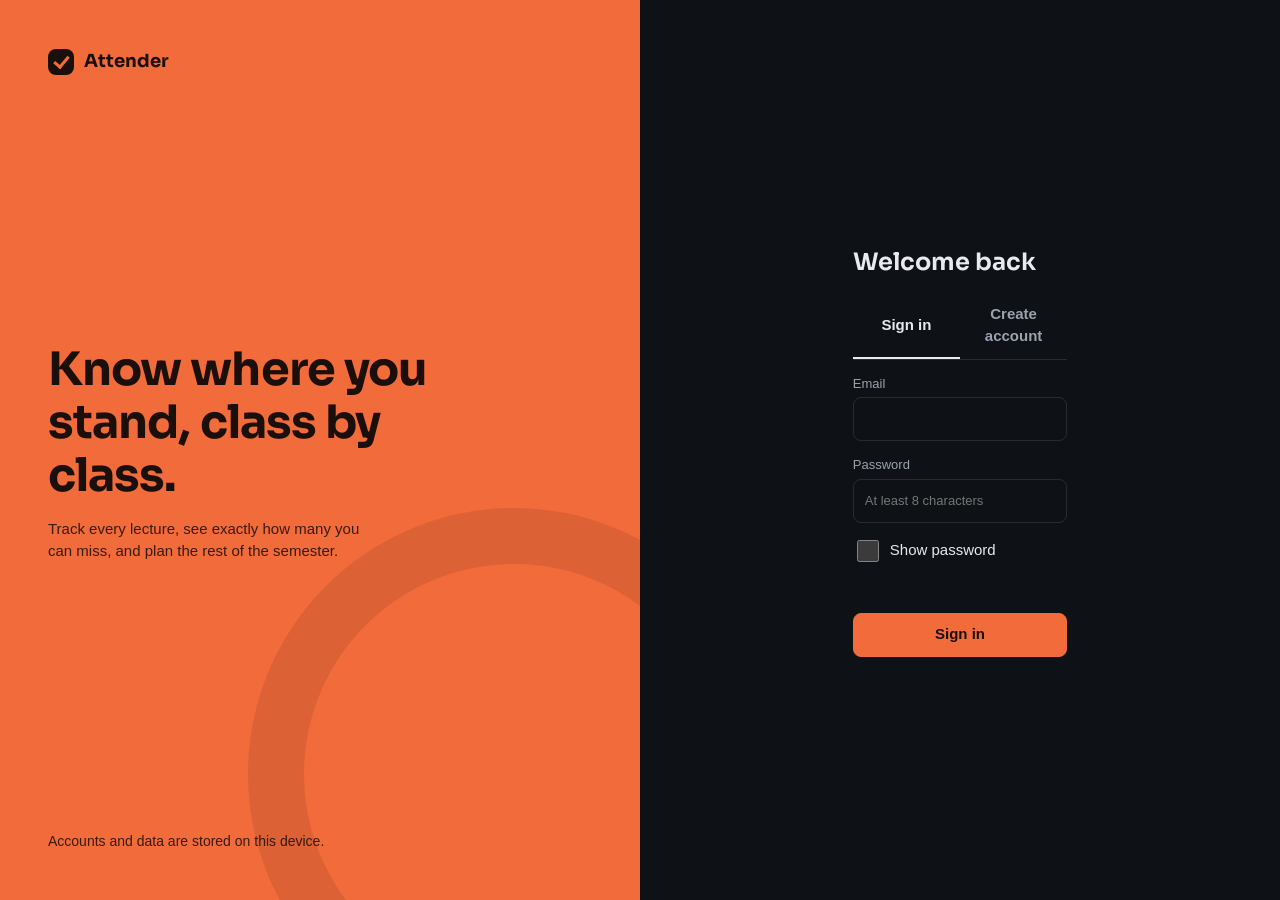
<file: index.html>
<!doctype html>
<html lang="en">
  <head>
    <meta charset="utf-8" />
    <meta name="viewport" content="width=device-width, initial-scale=1, viewport-fit=cover" />
    <title>Attender</title>
    <link
      href="https://fonts.googleapis.com/css2?family=Sora:wght@500;600;700&display=swap"
      rel="stylesheet"
    />
    <link rel="stylesheet" href="style.css" />
  </head>
  <body>
    <div id="auth" hidden>
      <section class="pitch">
        <div class="logo"><s></s><span class="bn"></span></div>
        <div>
          <h1>Know where you stand, class by class.</h1>
          <p style="margin-top: 16px">
            Track every lecture, see exactly how many you can miss, and plan the rest of the
            semester.
          </p>
        </div>
        <p class="meta">Accounts and data are stored on this device.</p>
      </section>
      <section class="form">
        <form id="af" novalidate>
          <h2 id="at">Welcome back</h2>
          <div class="tabs" role="tablist">
            <button type="button" role="tab" id="tin" aria-selected="true">Sign in</button
            ><button type="button" role="tab" id="tup" aria-selected="false">Create account</button>
          </div>
          <label id="nl" hidden>Full name<input id="nm" autocomplete="name" /></label>
          <label>Email<input id="em" type="email" autocomplete="email" /></label>
          <label
            >Password<input
              id="pw"
              type="password"
              autocomplete="current-password"
              placeholder="At least 8 characters"
          /></label>
          <label class="chk" style="font-weight: 400"
            ><input id="spw" type="checkbox" /> Show password</label
          >
          <p id="err" role="alert"></p>
          <button class="btn" id="go">Sign in</button>
        </form>
      </section>
    </div>

    <div class="app" id="app" hidden>
      <aside class="side">
        <div class="logo"><s></s><span class="bn"></span></div>
        <button class="nav" data-v="home" aria-current="true">
          <svg
            class="ic"
            viewBox="0 0 24 24"
            fill="none"
            stroke="currentColor"
            stroke-width="2"
            stroke-linecap="round"
            stroke-linejoin="round"
            aria-hidden="true"
          >
            <path d="M4 6h16M4 12h16M4 18h10" /></svg
          ><span>Subjects</span>
        </button>
        <button class="nav" data-v="tt">
          <svg
            class="ic"
            viewBox="0 0 24 24"
            fill="none"
            stroke="currentColor"
            stroke-width="2"
            stroke-linecap="round"
            stroke-linejoin="round"
            aria-hidden="true"
          >
            <circle cx="12" cy="12" r="9" />
            <path d="M12 7v5l3 2" /></svg
          ><span>Timetable</span>
        </button>
        <button class="nav" data-v="cal">
          <svg
            class="ic"
            viewBox="0 0 24 24"
            fill="none"
            stroke="currentColor"
            stroke-width="2"
            stroke-linecap="round"
            stroke-linejoin="round"
            aria-hidden="true"
          >
            <rect x="3" y="5" width="18" height="16" rx="2" />
            <path d="M3 10h18M8 3v4M16 3v4" /></svg
          ><span>Calendar</span>
        </button>
        <button class="nav" data-v="ins">
          <svg
            class="ic"
            viewBox="0 0 24 24"
            fill="none"
            stroke="currentColor"
            stroke-width="2"
            stroke-linecap="round"
            stroke-linejoin="round"
            aria-hidden="true"
          >
            <path d="M5 20v-9M12 20V4M19 20v-6" /></svg
          ><span>Insights</span>
        </button>
        <button class="nav" data-v="calc">
          <svg
            class="ic"
            viewBox="0 0 24 24"
            fill="none"
            stroke="currentColor"
            stroke-width="2"
            stroke-linecap="round"
            stroke-linejoin="round"
            aria-hidden="true"
          >
            <rect x="5" y="3" width="14" height="18" rx="2" />
            <path d="M8 7h8M8 12h.01M12 12h.01M16 12h.01M8 16h.01M12 16h.01M16 16h.01" /></svg
          ><span>Calculator</span>
        </button>
        <button class="nav" data-v="set">
          <svg
            class="ic"
            viewBox="0 0 24 24"
            fill="none"
            stroke="currentColor"
            stroke-width="2"
            stroke-linecap="round"
            stroke-linejoin="round"
            aria-hidden="true"
          >
            <circle cx="12" cy="12" r="3" />
            <path d="M12 2v3M12 19v3M2 12h3M19 12h3M5 5l2 2M17 17l2 2M19 5l-2 2M7 17l-2 2" /></svg
          ><span>Settings</span>
        </button>
        <div class="me">
          <b id="uname"></b><button class="q" id="out" style="padding-left: 0">Sign out</button>
        </div>
      </aside>
      <main>
        <div class="head">
          <h1 id="vt">Subjects</h1>
          <div class="clock" id="clock" aria-label="Current time"></div>
          <div id="dl" class="datenav">
            <button class="q" id="dprev" aria-label="Previous day">‹</button
            ><label>Marking for · <b id="dnote">Today</b><input id="date" type="date" /></label
            ><button class="q" id="dnext" aria-label="Next day">›</button
            ><button class="q" id="dtoday">Today</button>
          </div>
        </div>

        <div id="v-home">
          <div class="stats">
            <div class="stat big"><b id="sAll">–</b><span id="sMsg">Overall attendance</span></div>
            <div class="stat"><b id="sAtt">0</b><span>Classes attended</span></div>
            <div class="stat"><b id="sRisk">0</b><span>Subjects at risk</span></div>
            <div class="stat"><b id="sStr">0</b><span>Attended in a row</span></div>
          </div>
          <section class="panel" id="alertp" hidden>
            <h3>Needs attention</h3>
            <div id="alertl"></div>
          </section>
          <section class="panel" id="trendp" hidden>
            <h3>
              Weekly attendance
              <span class="meta" style="font-weight: 400"
                >(weeks starting Monday, dashed line is your minimum)</span
              >
            </h3>
            <div id="trend"></div>
          </section>
          <div class="nowbar" id="nowbar" hidden></div>
          <section class="panel" id="todayp" hidden>
            <h3 id="todayh"></h3>
            <div id="todaylist"></div>
            <div class="row" style="margin-top: 10px">
              <button class="q" id="allp">Mark all present</button>
            </div>
          </section>
          <div
            class="row"
            style="justify-content: space-between; align-items: center; margin-bottom: 10px"
          >
            <h3 style="margin: 0">Your subjects</h3>
            <label style="flex: none; min-width: 0; display: flex; align-items: center; gap: 8px"
              >Sort<select id="sort">
                <option value="added">Order added</option>
                <option value="low">Lowest attendance first</option>
              </select></label
            >
          </div>
          <div id="list"></div>
          <section class="panel">
            <h3>Add a subject</h3>
            <div class="row">
              <label style="flex: 2; min-width: 150px"
                >Name<input id="n" placeholder="Mathematics"
              /></label>
              <label
                >Attended so far<input id="a" type="number" inputmode="numeric" min="0" value="0"
              /></label>
              <label
                >Held so far<input id="t" type="number" inputmode="numeric" min="0" value="0"
              /></label>
            </div>
            <div class="row" id="dchips" style="margin-top: 10px"></div>
            <div class="row" style="margin-top: 10px">
              <button class="btn" id="add">Add subject</button>
            </div>
          </section>
        </div>

        <div id="v-tt" hidden>
          <section class="panel">
            <h3>Add a class slot</h3>
            <div class="row">
              <label style="flex: 2; min-width: 150px">Subject<select id="tsub"></select></label>
              <label
                >Day<select id="tday">
                  <option value="1">Monday</option>
                  <option value="2">Tuesday</option>
                  <option value="3">Wednesday</option>
                  <option value="4">Thursday</option>
                  <option value="5">Friday</option>
                  <option value="6">Saturday</option>
                  <option value="0">Sunday</option>
                </select></label
              >
              <label>Start<input id="tst" type="time" value="09:00" /></label>
              <label>End<input id="ten" type="time" value="10:00" /></label>
            </div>
            <div class="row" style="margin-top: 10px">
              <button class="btn" id="tadd">Add slot</button>
            </div>
          </section>
          <section class="panel">
            <h3>Weekly timetable</h3>
            <div id="ttgrid"></div>
          </section>
          <section class="panel">
            <h3>Timetable analysis</h3>
            <div class="row" style="margin-bottom: 12px">
              <label style="max-width: 180px"
                >Weeks ahead<input
                  id="tweeks"
                  type="number"
                  inputmode="numeric"
                  min="1"
                  max="30"
                  value="4"
              /></label>
            </div>
            <div id="ttan"></div>
          </section>
        </div>

        <div id="v-cal" hidden>
          <section class="panel">
            <div class="row" style="justify-content: space-between; align-items: center">
              <button class="q" id="pm">‹ Prev</button>
              <h3 id="mt" style="margin: 0"></h3>
              <button class="q" id="nx">Next ›</button>
            </div>
            <div class="cal" id="grid"></div>
            <div id="dayinfo" class="meta" style="margin-top: 12px">
              Tap a day to see what was marked.
            </div>
          </section>
        </div>

        <div id="v-ins" hidden>
          <section class="panel">
            <h3>Subject balance</h3>
            <p class="meta" style="margin: -6px 0 8px">
              Each corner is a subject. The further out the point, the higher your attendance. The
              dashed shape is your minimum.
            </p>
            <div id="radar"></div>
          </section>
          <section class="panel">
            <h3>Subjects compared</h3>
            <div id="sbars"></div>
          </section>
          <section class="panel">
            <h3>Attendance by weekday</h3>
            <div id="wd"></div>
          </section>
          <section class="panel">
            <h3>Month by month</h3>
            <div id="mo"></div>
          </section>
          <section class="panel">
            <h3>How classes were marked</h3>
            <div id="mix"></div>
          </section>
        </div>

        <div id="v-calc" hidden>
          <section class="panel">
            <h3>Attendance calculator</h3>
            <div class="row">
              <label
                >Attended<input
                  id="ca"
                  type="number"
                  inputmode="numeric"
                  min="0"
                  value="30" /></label
              ><label
                >Held<input id="ct" type="number" inputmode="numeric" min="0" value="40" /></label
              ><label
                >Target %<input
                  id="cg"
                  type="number"
                  inputmode="numeric"
                  min="1"
                  max="99"
                  value="80" /></label
              ><label
                >Classes left (optional)<input
                  id="cr"
                  type="number"
                  inputmode="numeric"
                  min="0"
                  value="0"
              /></label>
            </div>
            <p class="msg" id="cres" style="margin: 12px 0 0"></p>
            <p class="plan" id="cplan" style="margin: 8px 0 0" hidden></p>
          </section>
        </div>

        <div id="v-set" hidden>
          <section class="panel">
            <h3>Rules</h3>
            <label
              >Minimum attendance %<input
                id="min"
                type="number"
                inputmode="numeric"
                min="1"
                max="99"
            /></label>
            <p class="meta">
              Green is 5 points above this or more, amber is at or just above it, red is below.
              Percentages round down.
            </p>
            <label class="chk" style="margin-top: 12px"
              ><input id="od" type="checkbox" /> Count on-duty as present</label
            >
          </section>
          <section class="panel">
            <h3>Theme</h3>
            <label
              >Theme<select id="theme">
                <option value="auto">Match my device</option>
                <option value="light">Light</option>
                <option value="dark">Dark</option>
              </select></label
            >
          </section>
          <section class="panel">
            <h3>Backup</h3>
            <div class="row">
              <button class="q" id="bcsv">Show CSV</button
              ><button class="q" id="bjson">Show backup</button
              ><button class="q" id="brest">Restore from text</button>
            </div>
            <textarea
              id="io"
              aria-label="Backup text"
              placeholder="Export text appears here. To restore, paste a backup and choose Restore from text."
            ></textarea>
          </section>
          <section class="panel">
            <h3>Account</h3>
            <div class="row">
              <button class="q" id="out2">Sign out</button
              ><button class="q" id="demo">Add demo subjects</button
              ><button class="q" id="reset">Clear all my data</button
              ><button class="q" id="delacc" style="color: var(--r)">Delete account</button>
            </div>
          </section>
        </div>
      </main>
    </div>
    <div class="toast" id="toast" role="status"></div>
    <script src="app.js"></script>
  </body>
</html>
</file>
<file: style.css>
/* Attender - style.css
   1. Tokens (light + dark)  2. Base  3. Sign-in  4. App shell
   5. Cards and charts       6. Calendar, forms, toast  7. Responsive */

/* ---------- 1. Tokens ---------- */
:root {
  --bg: #e6e8ec;
  --card: #f5f6f8;
  --ink: #16181d;
  --mute: #5b6472;
  --line: #d3d7de;
  --pri: #d9481c;
  --priT: #ffffff;
  --gold: #d9481c;
  --g: #16794c;
  --y: #946400;
  --r: #b42318;
  --o: #1d5fa8;
  --onfill: #ffffff;
  --sh: rgba(20, 30, 50, 0.1);
  --side: #12151b;
  --font:
    -apple-system, BlinkMacSystemFont, "Segoe UI", Roboto, "Helvetica Neue", Arial, sans-serif;
  box-sizing: border-box;
  padding-top: env(safe-area-inset-top, 0px);
  color-scheme: light;
}
@media (prefers-color-scheme: dark) {
  :root:not([data-theme="light"]) {
    --bg: #0e1116;
    --card: #171b22;
    --ink: #e8eaee;
    --mute: #9aa3b0;
    --line: #262c36;
    --pri: #f26b3a;
    --priT: #1a0f0a;
    --gold: #ff9a6e;
    --g: #4cc38a;
    --y: #e8c547;
    --r: #f0786b;
    --o: #7fb0f0;
    --onfill: #121418;
    --sh: rgba(0, 0, 0, 0.4);
    color-scheme: dark;
  }
}
:root[data-theme="dark"] {
  --bg: #0e1116;
  --card: #171b22;
  --ink: #e8eaee;
  --mute: #9aa3b0;
  --line: #262c36;
  --pri: #f26b3a;
  --priT: #1a0f0a;
  --gold: #ff9a6e;
  --g: #4cc38a;
  --y: #e8c547;
  --r: #f0786b;
  --o: #7fb0f0;
  --onfill: #121418;
  --sh: rgba(0, 0, 0, 0.4);
  color-scheme: dark;
}

/* ---------- 2. Base ---------- */
* {
  box-sizing: border-box;
}
html {
  scroll-padding-top: env(safe-area-inset-top, 0px);
}
body {
  margin: 0;
  background: var(--bg);
  color: var(--ink);
  font-family: var(--font);
  font-size: 15px;
  line-height: 1.5;
  font-variant-numeric: tabular-nums;
  -webkit-font-smoothing: antialiased;
}
body::before {
  content: "";
  position: fixed;
  inset: 0 0 auto;
  height: env(safe-area-inset-top, 0px);
  background: var(--bg);
  z-index: 30;
}
[hidden] {
  display: none !important;
}
button,
input,
select,
textarea {
  font: inherit;
  color: inherit;
}
button {
  cursor: pointer;
  border: 1px solid var(--line);
  background: var(--card);
  border-radius: 8px;
  padding: 9px 14px;
  min-height: 44px;
  transition:
    background-color 0.15s,
    border-color 0.15s;
}
button:hover {
  border-color: var(--mute);
}
button:focus-visible,
input:focus-visible,
select:focus-visible,
summary:focus-visible {
  outline: 2px solid var(--gold);
  outline-offset: 2px;
}
input,
select {
  border: 1px solid var(--line);
  background: var(--card);
  border-radius: 8px;
  padding: 9px 11px;
  min-height: 44px;
  width: 100%;
}
select {
  width: auto;
}
label {
  display: grid;
  gap: 4px;
  font-size: 13px;
  font-weight: 500;
  color: var(--mute);
  flex: 1;
  min-width: 90px;
}
label.chk,
label.day {
  display: flex;
  align-items: center;
  gap: 8px;
  font-size: 15px;
  color: var(--ink);
  font-weight: 400;
}
label.chk input {
  width: 22px;
  height: 22px;
  min-height: 22px;
}
label.day {
  flex: none;
  min-width: 0;
  font-size: 14px;
}
label.day input {
  width: 20px;
  height: 20px;
  min-height: 20px;
}
.row {
  display: flex;
  gap: 8px;
  flex-wrap: wrap;
  align-items: end;
}
.btn {
  background: var(--pri);
  border-color: var(--pri);
  color: var(--priT);
  font-weight: 600;
}
.btn:hover {
  border-color: var(--pri);
  opacity: 0.9;
}
.q {
  color: var(--mute);
  font-size: 13px;
  padding: 6px 10px;
  min-height: 36px;
}
h3 {
  margin: 0 0 12px;
  font-size: 15px;
  font-weight: 600;
}
.meta {
  color: var(--mute);
  font-size: 14px;
}
.g {
  color: var(--g);
}
.y {
  color: var(--y);
}
.r {
  color: var(--r);
}

/* ---------- 3. Sign-in ---------- */
#auth {
  min-height: 100vh;
  display: grid;
  grid-template-columns: 1fr 1fr;
}
.pitch {
  background: var(--card);
  border-right: 1px solid var(--line);
  padding: 48px;
  display: flex;
  flex-direction: column;
  justify-content: space-between;
  gap: 24px;
}
.pitch h1 {
  font-size: 36px;
  line-height: 1.15;
  margin: 0;
  font-weight: 650;
  letter-spacing: -0.02em;
  max-width: 14ch;
}
.pitch p {
  margin: 0;
  max-width: 38ch;
  color: var(--mute);
}
.logo {
  font-weight: 700;
  font-size: 18px;
  display: flex;
  align-items: center;
}
.logo s {
  display: none;
}
.form {
  display: grid;
  place-content: center;
  padding: 32px;
}
.form form {
  width: min(380px, 100%);
  display: grid;
  gap: 14px;
}
.form h2 {
  margin: 0;
  font-size: 24px;
  font-weight: 650;
}
.tabs {
  display: flex;
  border-bottom: 1px solid var(--line);
}
.tabs button {
  border: 0;
  border-bottom: 2px solid transparent;
  border-radius: 0;
  background: none;
  color: var(--mute);
  font-weight: 600;
  flex: 1;
}
.tabs button[aria-selected="true"] {
  color: var(--ink);
  border-bottom-color: var(--ink);
}
#err {
  color: var(--r);
  font-size: 14px;
  min-height: 20px;
  margin: 0;
}

/* ---------- 4. App shell ---------- */
.app {
  display: grid;
  grid-template-columns: 232px 1fr;
  min-height: 100vh;
}
.side {
  background: var(--card);
  border-right: 1px solid var(--line);
  padding: 20px 12px;
  display: flex;
  flex-direction: column;
  gap: 2px;
  position: sticky;
  top: 0;
  height: 100vh;
}
.side .logo {
  margin-bottom: 20px;
  padding: 0 10px;
}
.nav {
  display: flex;
  align-items: center;
  gap: 10px;
  border: 0;
  background: none;
  color: var(--mute);
  text-align: left;
  font-weight: 500;
  width: 100%;
  border-radius: 8px;
}
.nav:hover {
  background: var(--bg);
}
.nav[aria-current="true"] {
  background: var(--bg);
  color: var(--ink);
  font-weight: 600;
}
.ic {
  width: 20px;
  height: 20px;
  flex: none;
}
.me {
  margin-top: auto;
  padding: 12px 10px 0;
  font-size: 14px;
  border-top: 1px solid var(--line);
}
.me b {
  display: block;
  overflow-wrap: anywhere;
}
main {
  padding: 28px 32px 48px;
  max-width: 880px;
  width: 100%;
}
.head {
  display: flex;
  justify-content: space-between;
  align-items: center;
  gap: 12px;
  flex-wrap: wrap;
  margin-bottom: 20px;
}
.head h1 {
  margin: 0;
  font-size: 24px;
  font-weight: 650;
  letter-spacing: -0.01em;
}
.datenav {
  display: flex;
  align-items: center;
  gap: 6px;
}
.datenav label {
  gap: 2px;
  flex: none;
  min-width: 0;
}
.datenav .q {
  border: 1px solid var(--line);
  min-height: 44px;
  min-width: 40px;
  font-size: 15px;
}

/* ---------- 5. Cards and charts ---------- */
.stats {
  display: grid;
  grid-template-columns: 1.4fr 1fr 1fr 1fr;
  gap: 12px;
  margin-bottom: 16px;
}
.panel,
.card,
.stat {
  background: var(--card);
  border: 1px solid var(--line);
  border-radius: 12px;
  padding: 16px;
}
.panel,
.card {
  margin-bottom: 12px;
}
.stat b {
  display: block;
  font-size: 26px;
  font-weight: 650;
  letter-spacing: -0.02em;
  line-height: 1.15;
}
.stat.big b {
  font-size: 34px;
}
.stat span {
  font-size: 13px;
  color: var(--mute);
}
.card {
  display: grid;
  gap: 10px;
}
.sh {
  display: flex;
  justify-content: space-between;
  gap: 10px;
  align-items: flex-start;
}
.sh h2 {
  margin: 0;
  font-size: 17px;
  font-weight: 600;
  overflow-wrap: anywhere;
}
.pc {
  font-size: 24px;
  font-weight: 650;
  text-align: right;
  letter-spacing: -0.02em;
  line-height: 1.15;
}
.chip {
  display: block;
  font-size: 12px;
  font-weight: 600;
  margin-top: 2px;
  letter-spacing: 0;
}
.chip::before {
  content: "";
  display: inline-block;
  width: 7px;
  height: 7px;
  border-radius: 50%;
  background: currentColor;
  margin-right: 5px;
  vertical-align: middle;
}
.bar {
  height: 6px;
  background: var(--line);
  border-radius: 3px;
  position: relative;
}
.bar i {
  display: block;
  height: 100%;
  border-radius: 3px;
  background: var(--line);
  transition: width 0.4s ease;
}
.bar i.g {
  background: var(--g);
}
.bar i.y {
  background: var(--y);
}
.bar i.r {
  background: var(--r);
}
.bar u {
  position: absolute;
  top: -3px;
  bottom: -3px;
  width: 2px;
  background: var(--ink);
  opacity: 0.4;
}
.msg {
  font-size: 14px;
  font-weight: 500;
}
.plan {
  font-size: 13px;
  color: var(--mute);
  background: var(--bg);
  border-radius: 8px;
  padding: 8px 10px;
}
.mk button,
.trow button,
.dots button {
  color: var(--onfill);
  font-weight: 600;
  border: 0;
}
.mk button {
  flex: 1;
}
.mk .p,
.dots .p,
.trow .p {
  background: var(--g);
}
.mk .a,
.dots .a,
.trow .a {
  background: var(--r);
}
.mk .o,
.dots .o,
.trow .o {
  background: var(--o);
}
.mk .c,
.dots .c,
.trow .c {
  background: var(--mute);
}
.dots {
  display: flex;
  gap: 6px;
  flex-wrap: wrap;
}
.dots button {
  width: 26px;
  height: 26px;
  min-height: 26px;
  padding: 0;
  border-radius: 50%;
  font-size: 11px;
}
.trow {
  display: flex;
  align-items: center;
  gap: 8px;
  padding: 6px 0;
  border-top: 1px solid var(--line);
}
.trow:first-of-type {
  border-top: 0;
}
.trow span {
  flex: 1;
  font-weight: 500;
}
.trow button {
  width: 44px;
  padding: 0;
}
details {
  border-top: 1px solid var(--line);
  padding-top: 6px;
}
summary {
  cursor: pointer;
  color: var(--mute);
  font-size: 13px;
  font-weight: 500;
  min-height: 34px;
  display: flex;
  align-items: center;
}
details[open] summary {
  margin-bottom: 10px;
}
.empty {
  text-align: center;
  color: var(--mute);
  padding: 28px 8px;
}
.steps {
  text-align: left;
  max-width: 36ch;
  margin: 0 auto 16px;
  padding-left: 20px;
  color: var(--ink);
}

/* ---------- 6. Calendar, forms, toast ---------- */
.cal {
  display: grid;
  grid-template-columns: repeat(7, 1fr);
  gap: 4px;
  margin-top: 12px;
}
.cal .ch {
  text-align: center;
  font-size: 12px;
  color: var(--mute);
}
.cal button {
  min-height: 46px;
  padding: 2px;
  display: grid;
  place-items: center;
  align-content: center;
  font-size: 14px;
  border-color: transparent;
}
.cal button[aria-pressed="true"] {
  border-color: var(--ink);
}
.cal button.now {
  font-weight: 700;
  color: var(--gold);
}
.cal i {
  width: 7px;
  height: 7px;
  border-radius: 50%;
  display: block;
  margin-top: 2px;
}
.cal i.p {
  background: var(--g);
}
.cal i.a {
  background: var(--r);
}
textarea {
  width: 100%;
  min-height: 100px;
  border: 1px solid var(--line);
  background: var(--bg);
  border-radius: 8px;
  padding: 10px;
  font:
    13px ui-monospace,
    Menlo,
    Consolas,
    monospace;
  margin-top: 10px;
}
.toast {
  position: fixed;
  left: 50%;
  bottom: calc(84px + env(safe-area-inset-bottom, 0px));
  transform: translateX(-50%);
  display: flex;
  align-items: center;
  gap: 10px;
  background: var(--ink);
  color: var(--bg);
  padding: 8px 14px;
  border-radius: 8px;
  font-size: 14px;
  opacity: 0;
  pointer-events: none;
  transition: opacity 0.2s;
  z-index: 40;
}
.toast.on {
  opacity: 1;
  pointer-events: auto;
}
.toast button {
  min-height: 30px;
  padding: 2px 12px;
  background: transparent;
  color: inherit;
  border-color: currentColor;
  font-weight: 600;
}

/* ---------- 7. Responsive ---------- */
@media (max-width: 859px) {
  #auth {
    grid-template-columns: 1fr;
  }
  .pitch {
    padding: 28px 24px;
    border-right: 0;
    border-bottom: 1px solid var(--line);
  }
  .pitch h1 {
    font-size: 28px;
  }
  .pitch p {
    display: none;
  }
  .app {
    display: block;
  }
  .side {
    position: fixed;
    inset: auto 0 0 0;
    height: auto;
    flex-direction: row;
    padding: 6px 8px calc(6px + env(safe-area-inset-bottom, 0px));
    z-index: 20;
    border-right: 0;
    border-top: 1px solid var(--line);
  }
  .side .logo,
  .me {
    display: none;
  }
  .nav {
    flex-direction: column;
    justify-content: center;
    gap: 2px;
    font-size: 11.5px;
    padding: 6px 2px;
    text-align: center;
    flex: 1;
  }
  main {
    padding: 16px 16px 96px;
  }
  .stats {
    grid-template-columns: 1fr 1fr;
  }
  .stat.big {
    grid-column: 1 / -1;
  }
}
@media (prefers-reduced-motion: reduce) {
  * {
    transition: none !important;
  }
}

/* ---------- 8. Visual polish ---------- */
:root {
  --display: "Sora", var(--font);
  --side: #12151b;
}
h1,
h2,
.stat b,
.pc,
.logo,
.form h2 {
  font-family: var(--display);
}
h3 {
  display: flex;
  align-items: center;
  gap: 8px;
  font-weight: 650;
}
h3::before {
  content: "";
  width: 4px;
  height: 15px;
  border-radius: 2px;
  background: var(--pri);
}
.panel,
.card,
.stat {
  border-radius: 16px;
  box-shadow: 0 6px 20px var(--sh);
}
input,
select {
  background: var(--bg);
}
input:focus,
select:focus {
  border-color: var(--pri);
}
.head h1 {
  font-size: 30px;
  font-weight: 700;
}

/* sidebar */
.side {
  background: var(--side);
  border-right: 0;
  color: #fff;
}
.side .logo {
  color: #fff;
  font-size: 20px;
}
.logo s {
  display: block;
  position: relative;
  width: 26px;
  height: 26px;
  border-radius: 8px;
  background: var(--pri);
  margin-right: 10px;
}
.logo s::after {
  content: "";
  position: absolute;
  left: 9px;
  top: 4px;
  width: 6px;
  height: 12px;
  border: solid var(--priT);
  border-width: 0 3px 3px 0;
  transform: rotate(40deg);
}
.nav {
  color: #a4adbb;
}
.nav:hover {
  background: rgba(255, 255, 255, 0.07);
  color: #fff;
}
.nav[aria-current="true"] {
  background: rgba(255, 255, 255, 0.1);
  color: #fff;
  box-shadow: inset 3px 0 0 var(--pri);
}
.nav[aria-current="true"] .ic {
  color: var(--pri);
}
.me {
  border-top-color: rgba(255, 255, 255, 0.12);
  color: #d5dae3;
}
.me .q {
  color: #a4adbb;
}

/* sign-in */
.pitch {
  background: var(--pri);
  color: var(--priT);
  border: 0;
  position: relative;
  overflow: hidden;
}
.pitch::after {
  content: "";
  position: absolute;
  width: 420px;
  height: 420px;
  border-radius: 50%;
  border: 56px solid rgba(0, 0, 0, 0.09);
  right: -140px;
  bottom: -140px;
}
.pitch > * {
  position: relative;
  z-index: 1;
}
.pitch h1 {
  font-size: 46px;
  font-weight: 700;
  max-width: 12ch;
}
.pitch p {
  color: inherit;
  opacity: 0.85;
}
.pitch .logo s {
  background: var(--priT);
}
.pitch .logo s::after {
  border-color: var(--pri);
}

/* overview stats */
.stat.big {
  background: var(--pri);
  border-color: var(--pri);
  color: var(--priT);
  display: grid;
  grid-template-columns: 64px 1fr;
  column-gap: 14px;
  align-items: center;
}
.stat.big::before {
  content: "";
  grid-row: 1 / 3;
  width: 64px;
  height: 64px;
  border-radius: 50%;
  background: conic-gradient(var(--priT) calc(var(--pct, 0) * 1%), rgba(0, 0, 0, 0.2) 0);
  -webkit-mask: radial-gradient(circle, transparent 21px, #000 22px);
  mask: radial-gradient(circle, transparent 21px, #000 22px);
}
.stat.big b {
  font-size: 38px;
  font-weight: 700;
}
.stat.big span {
  color: inherit;
  opacity: 0.85;
}
.stat:nth-child(2) {
  background: color-mix(in srgb, var(--g) 12%, var(--card));
  border-color: color-mix(in srgb, var(--g) 32%, var(--line));
}
.stat:nth-child(3) {
  background: color-mix(in srgb, var(--r) 12%, var(--card));
  border-color: color-mix(in srgb, var(--r) 32%, var(--line));
}
.stat:nth-child(4) {
  background: color-mix(in srgb, var(--o) 12%, var(--card));
  border-color: color-mix(in srgb, var(--o) 32%, var(--line));
}
.stat:nth-child(2) b {
  color: var(--g);
}
.stat:nth-child(3) b {
  color: var(--r);
}
.stat:nth-child(4) b {
  color: var(--o);
}

/* subject cards */
.card {
  gap: 12px;
}
.card:hover {
  border-color: color-mix(in srgb, var(--ink) 25%, var(--line));
}
.sh h2 {
  font-size: 19px;
  font-weight: 650;
}
.pc {
  font-size: 28px;
  font-weight: 700;
}
.chip {
  display: inline-block;
  margin-top: 6px;
  padding: 2px 10px;
  border-radius: 999px;
  background: color-mix(in srgb, currentColor 15%, transparent);
}
.bar {
  height: 10px;
  border-radius: 999px;
}
.bar i {
  border-radius: 999px;
}
.mk button {
  border: 1px solid transparent;
  font-weight: 650;
}
.mk .p {
  background: color-mix(in srgb, var(--g) 16%, transparent);
  color: var(--g);
  border-color: color-mix(in srgb, var(--g) 35%, transparent);
}
.mk .a {
  background: color-mix(in srgb, var(--r) 16%, transparent);
  color: var(--r);
  border-color: color-mix(in srgb, var(--r) 35%, transparent);
}
.mk .o {
  background: color-mix(in srgb, var(--o) 16%, transparent);
  color: var(--o);
  border-color: color-mix(in srgb, var(--o) 35%, transparent);
}
.mk .c {
  background: color-mix(in srgb, var(--mute) 16%, transparent);
  color: var(--mute);
  border-color: color-mix(in srgb, var(--mute) 35%, transparent);
}
.mk .p:hover {
  background: var(--g);
  color: var(--onfill);
}
.mk .a:hover {
  background: var(--r);
  color: var(--onfill);
}
.mk .o:hover {
  background: var(--o);
  color: var(--onfill);
}
.mk .c:hover {
  background: var(--mute);
  color: var(--onfill);
}
.cal button:hover {
  background: var(--bg);
}
@media (max-width: 859px) {
  .pitch h1 {
    font-size: 32px;
  }
  .pitch::after {
    width: 260px;
    height: 260px;
    border-width: 36px;
    right: -90px;
    bottom: -110px;
  }
}

/* ---------- 9. Clock, timetable ---------- */
.clock {
  font-family: var(--display);
  font-size: 15px;
  font-weight: 600;
  color: var(--mute);
  background: var(--card);
  border: 1px solid var(--line);
  border-radius: 999px;
  padding: 6px 14px;
  white-space: nowrap;
}
.nowbar {
  display: flex;
  align-items: center;
  gap: 12px;
  flex-wrap: wrap;
  background: color-mix(in srgb, var(--pri) 14%, var(--card));
  border: 1px solid color-mix(in srgb, var(--pri) 40%, var(--line));
  border-radius: 16px;
  padding: 12px 16px;
  margin-bottom: 12px;
}
.nowbar .grow {
  flex: 1;
  min-width: 180px;
}
.trow .tm {
  flex: none;
  width: 100px;
  color: var(--mute);
  font-size: 13px;
}
.trow .nm {
  flex: 1;
  font-weight: 500;
}
.trow.now {
  background: color-mix(in srgb, var(--pri) 10%, transparent);
  border-radius: 8px;
  padding-left: 8px;
  padding-right: 8px;
}
.tag {
  font-style: normal;
  font-size: 11px;
  font-weight: 700;
  padding: 1px 8px;
  border-radius: 999px;
  margin-left: 6px;
  background: color-mix(in srgb, var(--pri) 20%, transparent);
  color: var(--pri);
}
.tag.warn {
  background: color-mix(in srgb, var(--y) 20%, transparent);
  color: var(--y);
}
.ttday {
  font-size: 13px;
  font-weight: 650;
  color: var(--mute);
  margin: 14px 0 4px;
}
.ttrow {
  display: flex;
  gap: 10px;
  align-items: center;
  padding: 6px 0;
  border-top: 1px solid var(--line);
}
.ttrow .tm {
  width: 110px;
  color: var(--mute);
  font-size: 13px;
}
.ttrow .nm {
  flex: 1;
  font-weight: 500;
}
.scroll {
  overflow-x: auto;
}
.tbl {
  width: 100%;
  border-collapse: collapse;
  font-size: 14px;
}
.tbl th {
  text-align: left;
  font-weight: 600;
  color: var(--mute);
  font-size: 12px;
  padding: 6px 8px;
  border-bottom: 1px solid var(--line);
  white-space: nowrap;
}
.tbl td {
  padding: 8px;
  border-bottom: 1px solid var(--line);
  vertical-align: top;
  font-weight: 600;
}
.tbl small {
  display: block;
  color: var(--mute);
  font-size: 12px;
  font-weight: 400;
  max-width: 34ch;
}
.facts {
  display: grid;
  gap: 6px;
  margin: 0 0 14px;
  padding: 0;
  list-style: none;
}
.facts li {
  padding-left: 16px;
  position: relative;
}
.facts li::before {
  content: "";
  position: absolute;
  left: 0;
  top: 9px;
  width: 6px;
  height: 6px;
  border-radius: 50%;
  background: var(--pri);
}
@media (max-width: 859px) {
  .nav {
    font-size: 10px;
  }
  .trow .tm {
    width: 84px;
  }
  .clock {
    font-size: 13px;
    padding: 4px 10px;
  }
}
</file>
